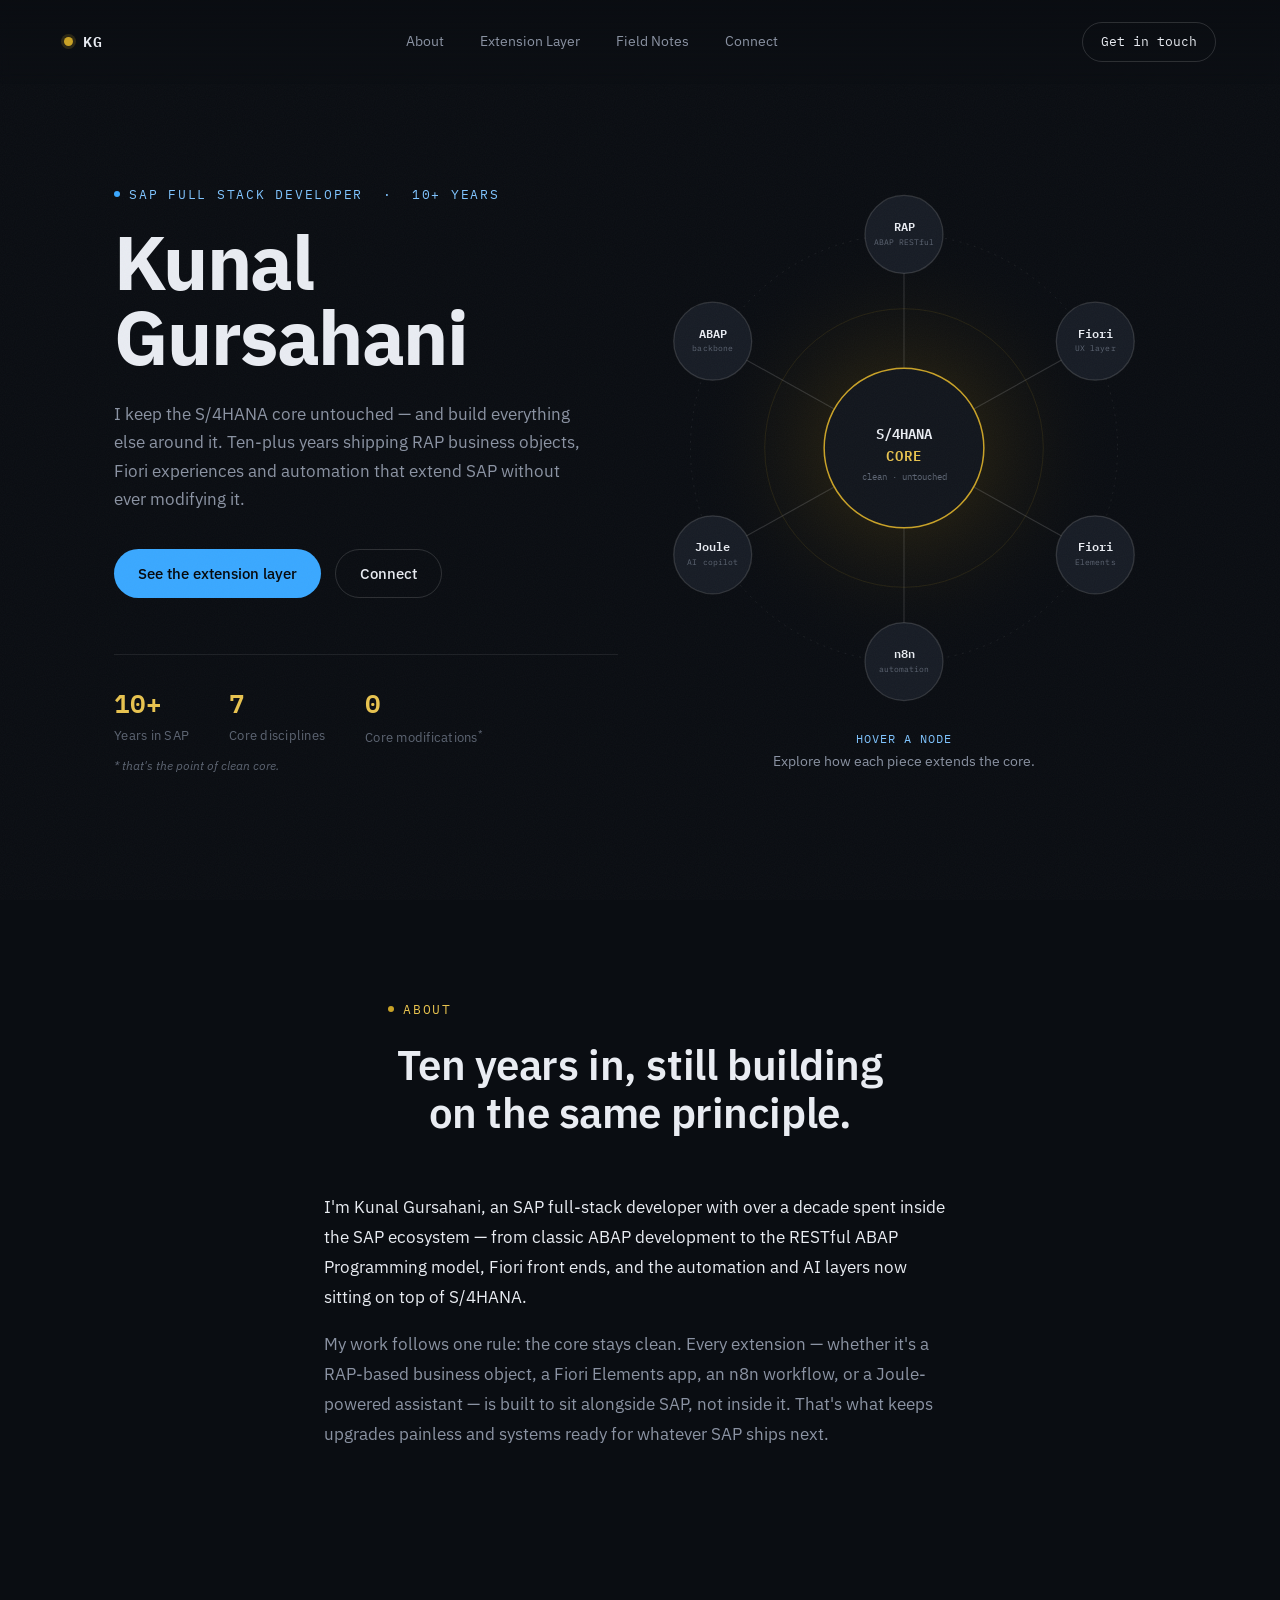
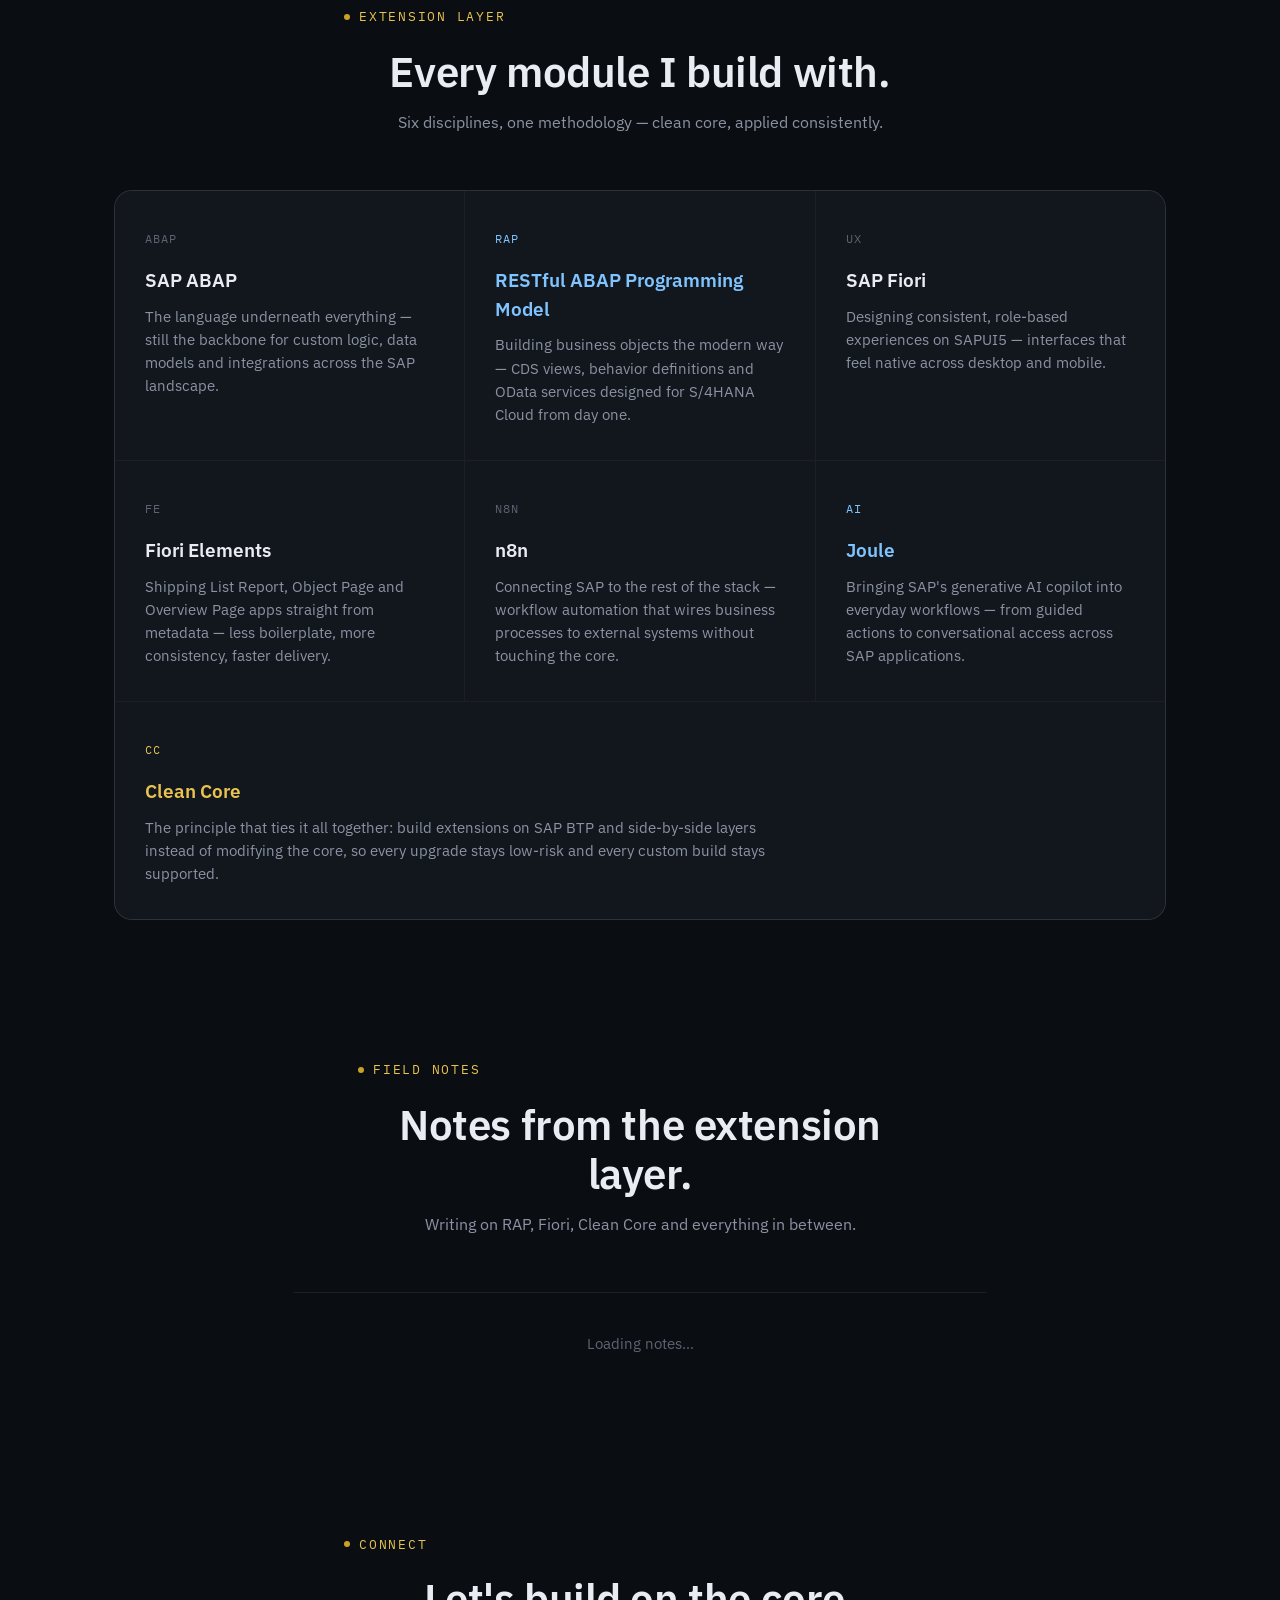
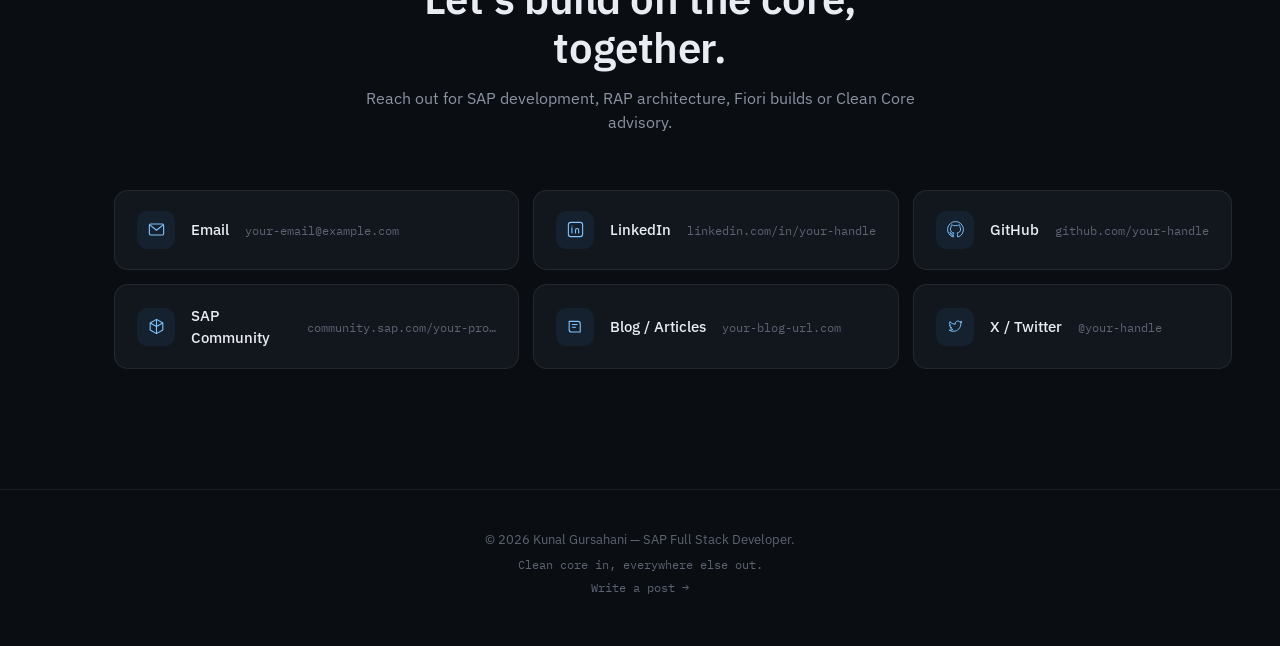
<file: index.html>
<!DOCTYPE html>
<html lang="en">
<head>
<meta charset="UTF-8" />
<meta name="viewport" content="width=device-width, initial-scale=1.0" />
<title>Kunal Gursahani — SAP Full Stack Developer</title>
<meta name="description" content="Kunal Gursahani — SAP Full Stack Developer with 10+ years building on ABAP, RAP, Fiori, Fiori Elements, N8N, Joule and Clean Core extensibility." />
<link rel="preconnect" href="https://fonts.googleapis.com">
<link rel="preconnect" href="https://fonts.gstatic.com" crossorigin>
<link href="https://fonts.googleapis.com/css2?family=IBM+Plex+Mono:wght@400;500;600&family=IBM+Plex+Sans:wght@300;400;500;600;700&display=swap" rel="stylesheet">
<link rel="stylesheet" href="styles.css" />
</head>
<body>

<div class="grain"></div>

<header class="nav" id="nav">
  <a href="#top" class="nav-mark" aria-label="Kunal Gursahani, home">
    <span class="mark-core"></span>
    <span class="mark-text">KG</span>
  </a>
  <nav class="nav-links" aria-label="Primary">
    <a href="#about">About</a>
    <a href="#expertise">Extension Layer</a>
    <a href="#blog">Field Notes</a>
    <a href="#connect">Connect</a>
  </nav>
  <a href="#connect" class="nav-cta">Get in touch</a>
</header>

<main id="top">

  <!-- ============ HERO ============ -->
  <section class="hero" id="hero">
    <div class="hero-text">
      <p class="eyebrow"><span class="eyebrow-dot"></span> SAP FULL STACK DEVELOPER &nbsp;·&nbsp; 10+ YEARS</p>
      <h1 class="hero-title">
        Kunal<br/>
        Gursahani
      </h1>
      <p class="hero-sub">
        I keep the S/4HANA core untouched — and build everything else around it.
        Ten-plus years shipping RAP business objects, Fiori experiences and
        automation that extend SAP without ever modifying it.
      </p>
      <div class="hero-actions">
        <a href="#expertise" class="btn btn-primary">See the extension layer</a>
        <a href="#connect" class="btn btn-ghost">Connect</a>
      </div>
      <div class="hero-stats">
        <div class="stat">
          <span class="stat-num">10+</span>
          <span class="stat-label">Years in SAP</span>
        </div>
        <div class="stat">
          <span class="stat-num">7</span>
          <span class="stat-label">Core disciplines</span>
        </div>
        <div class="stat">
          <span class="stat-num">0</span>
          <span class="stat-label">Core modifications<sup>*</sup></span>
        </div>
      </div>
      <p class="hero-footnote">* that's the point of clean core.</p>
    </div>

    <div class="hero-diagram" aria-hidden="false">
      <svg class="orbit-svg" viewBox="0 0 560 560" xmlns="http://www.w3.org/2000/svg" role="img" aria-label="Diagram showing the S/4HANA core surrounded by extension modules: RAP, Fiori, Fiori Elements, ABAP, N8N and Joule">
        <defs>
          <radialGradient id="coreGlow" cx="50%" cy="50%" r="50%">
            <stop offset="0%" stop-color="#3a2f10" />
            <stop offset="100%" stop-color="#0A0D12" stop-opacity="0" />
          </radialGradient>
        </defs>

        <circle cx="280" cy="280" r="230" class="ring ring-outer" />
        <circle cx="280" cy="280" r="150" class="ring ring-inner" />
        <circle cx="280" cy="280" r="230" fill="url(#coreGlow)" />

        <!-- connector lines drawn first, under nodes -->
        <g class="connectors">
          <line x1="280" y1="280" x2="280" y2="50"  class="connector" data-node="rap"/>
          <line x1="280" y1="280" x2="486" y2="165" class="connector" data-node="fiori"/>
          <line x1="280" y1="280" x2="486" y2="395" class="connector" data-node="fioriel"/>
          <line x1="280" y1="280" x2="280" y2="510" class="connector" data-node="n8n"/>
          <line x1="280" y1="280" x2="74"  y2="395" class="connector" data-node="joule"/>
          <line x1="280" y1="280" x2="74"  y2="165" class="connector" data-node="abap"/>
        </g>

        <!-- core -->
        <g class="core-node">
          <circle cx="280" cy="280" r="86" class="core-circle" />
          <text x="280" y="270" class="core-label-1">S/4HANA</text>
          <text x="280" y="294" class="core-label-2">CORE</text>
          <text x="280" y="314" class="core-label-3">clean · untouched</text>
        </g>

        <!-- extension nodes -->
        <g class="node" data-node="rap" tabindex="0">
          <circle cx="280" cy="50" r="42" class="node-circle" />
          <text x="280" y="46" class="node-label">RAP</text>
          <text x="280" y="61" class="node-sub">ABAP RESTful</text>
        </g>

        <g class="node" data-node="fiori" tabindex="0">
          <circle cx="486" cy="165" r="42" class="node-circle" />
          <text x="486" y="161" class="node-label">Fiori</text>
          <text x="486" y="176" class="node-sub">UX layer</text>
        </g>

        <g class="node" data-node="fioriel" tabindex="0">
          <circle cx="486" cy="395" r="42" class="node-circle" />
          <text x="486" y="391" class="node-label">Fiori</text>
          <text x="486" y="406" class="node-sub">Elements</text>
        </g>

        <g class="node" data-node="n8n" tabindex="0">
          <circle cx="280" cy="510" r="42" class="node-circle" />
          <text x="280" y="506" class="node-label">n8n</text>
          <text x="280" y="521" class="node-sub">automation</text>
        </g>

        <g class="node" data-node="joule" tabindex="0">
          <circle cx="74" cy="395" r="42" class="node-circle" />
          <text x="74" y="391" class="node-label">Joule</text>
          <text x="74" y="406" class="node-sub">AI copilot</text>
        </g>

        <g class="node" data-node="abap" tabindex="0">
          <circle cx="74" cy="165" r="42" class="node-circle" />
          <text x="74" y="161" class="node-label">ABAP</text>
          <text x="74" y="176" class="node-sub">backbone</text>
        </g>
      </svg>

      <div class="orbit-caption" id="orbitCaption">
        <span class="orbit-caption-label">Hover a node</span>
        <span class="orbit-caption-text">Explore how each piece extends the core.</span>
      </div>
    </div>
  </section>

  <!-- ============ ABOUT ============ -->
  <section class="about" id="about">
    <div class="section-head">
      <p class="eyebrow eyebrow-alt"><span class="eyebrow-dot"></span> ABOUT</p>
      <h2 class="section-title">Ten years in, still building on the same principle.</h2>
    </div>
    <div class="about-body">
      <p>
        I'm Kunal Gursahani, an SAP full-stack developer with over a decade
        spent inside the SAP ecosystem — from classic ABAP development to
        the RESTful ABAP Programming model, Fiori front ends, and the
        automation and AI layers now sitting on top of S/4HANA.
      </p>
      <p>
        My work follows one rule: the core stays clean. Every extension —
        whether it's a RAP-based business object, a Fiori Elements app,
        an n8n workflow, or a Joule-powered assistant — is built to sit
        alongside SAP, not inside it. That's what keeps upgrades painless
        and systems ready for whatever SAP ships next.
      </p>
    </div>
  </section>

  <!-- ============ EXPERTISE ============ -->
  <section class="expertise" id="expertise">
    <div class="section-head">
      <p class="eyebrow eyebrow-alt"><span class="eyebrow-dot"></span> EXTENSION LAYER</p>
      <h2 class="section-title">Every module I build with.</h2>
      <p class="section-sub">Six disciplines, one methodology — clean core, applied consistently.</p>
    </div>

    <div class="skills-grid">

      <article class="skill-card">
        <span class="skill-index">ABAP</span>
        <h3>SAP ABAP</h3>
        <p>The language underneath everything — still the backbone for
          custom logic, data models and integrations across the SAP landscape.</p>
      </article>

      <article class="skill-card skill-card-accent">
        <span class="skill-index">RAP</span>
        <h3>RESTful ABAP Programming Model</h3>
        <p>Building business objects the modern way — CDS views, behavior
          definitions and OData services designed for S/4HANA Cloud from day one.</p>
      </article>

      <article class="skill-card">
        <span class="skill-index">UX</span>
        <h3>SAP Fiori</h3>
        <p>Designing consistent, role-based experiences on SAPUI5 — interfaces
          that feel native across desktop and mobile.</p>
      </article>

      <article class="skill-card">
        <span class="skill-index">FE</span>
        <h3>Fiori Elements</h3>
        <p>Shipping List Report, Object Page and Overview Page apps straight
          from metadata — less boilerplate, more consistency, faster delivery.</p>
      </article>

      <article class="skill-card">
        <span class="skill-index">N8N</span>
        <h3>n8n</h3>
        <p>Connecting SAP to the rest of the stack — workflow automation that
          wires business processes to external systems without touching the core.</p>
      </article>

      <article class="skill-card skill-card-accent">
        <span class="skill-index">AI</span>
        <h3>Joule</h3>
        <p>Bringing SAP's generative AI copilot into everyday workflows —
          from guided actions to conversational access across SAP applications.</p>
      </article>

      <article class="skill-card skill-card-wide">
        <span class="skill-index">CC</span>
        <h3>Clean Core</h3>
        <p>The principle that ties it all together: build extensions on SAP
          BTP and side-by-side layers instead of modifying the core, so every
          upgrade stays low-risk and every custom build stays supported.</p>
      </article>

    </div>
  </section>

  <!-- ============ FIELD NOTES / BLOG ============ -->
  <section class="blog" id="blog">
    <div class="section-head">
      <p class="eyebrow eyebrow-alt"><span class="eyebrow-dot"></span> FIELD NOTES</p>
      <h2 class="section-title">Notes from the extension layer.</h2>
      <p class="section-sub">Writing on RAP, Fiori, Clean Core and everything in between.</p>
    </div>

    <!--
      Posts are pulled live from Firestore by blog-feed.js — nothing to edit here.
      To publish, set up Supabase (see README.md) then go to /admin.html and sign in.
    -->
    <div class="blog-feed" id="blogFeed">
      <p class="blog-empty">Loading notes…</p>
    </div>
  </section>

  <!-- ============ CONNECT ============ -->
  <section class="connect" id="connect">
    <div class="section-head">
      <p class="eyebrow eyebrow-alt"><span class="eyebrow-dot"></span> CONNECT</p>
      <h2 class="section-title">Let's build on the core, together.</h2>
      <p class="section-sub">Reach out for SAP development, RAP architecture, Fiori builds or Clean Core advisory.</p>
    </div>

    <!--
      >>> EDIT ME: replace the href="#" placeholders below with your real profile links.
      Each <a> also has a data-label you can leave as-is; only the href needs updating.
    -->
    <div class="connect-grid">

      <a href="#" class="connect-card" data-label="email">
        <span class="connect-icon">
          <svg viewBox="0 0 24 24" fill="none"><path d="M3 6.5C3 5.67 3.67 5 4.5 5h15c.83 0 1.5.67 1.5 1.5v11c0 .83-.67 1.5-1.5 1.5h-15A1.5 1.5 0 0 1 3 17.5v-11Z" stroke="currentColor" stroke-width="1.4"/><path d="M4 6.5 12 13l8-6.5" stroke="currentColor" stroke-width="1.4" stroke-linecap="round" stroke-linejoin="round"/></svg>
        </span>
        <span class="connect-name">Email</span>
        <span class="connect-value">your-email@example.com</span>
      </a>

      <a href="#" class="connect-card" data-label="linkedin">
        <span class="connect-icon">
          <svg viewBox="0 0 24 24" fill="none"><rect x="3" y="3" width="18" height="18" rx="3" stroke="currentColor" stroke-width="1.4"/><path d="M7.5 10v6.5M7.5 7.6v.01M12 16.5V13c0-1.4 1-2.3 2.2-2.3 1.2 0 1.8.9 1.8 2.3v3.5" stroke="currentColor" stroke-width="1.4" stroke-linecap="round"/></svg>
        </span>
        <span class="connect-name">LinkedIn</span>
        <span class="connect-value">linkedin.com/in/your-handle</span>
      </a>

      <a href="#" class="connect-card" data-label="github">
        <span class="connect-icon">
          <svg viewBox="0 0 24 24" fill="none"><path d="M12 2a10 10 0 0 0-3.16 19.49c.5.1.68-.22.68-.48v-1.7c-2.78.6-3.37-1.34-3.37-1.34-.46-1.16-1.11-1.47-1.11-1.47-.9-.62.07-.6.07-.6 1 .07 1.53 1.03 1.53 1.03.9 1.53 2.36 1.09 2.93.83.09-.65.35-1.09.63-1.34-2.22-.25-4.56-1.11-4.56-4.94 0-1.09.39-1.98 1.03-2.68-.1-.25-.45-1.27.1-2.65 0 0 .84-.27 2.75 1.02a9.6 9.6 0 0 1 5 0c1.91-1.3 2.75-1.02 2.75-1.02.55 1.38.2 2.4.1 2.65.64.7 1.03 1.59 1.03 2.68 0 3.84-2.35 4.68-4.58 4.93.36.31.68.92.68 1.85v2.74c0 .26.18.58.69.48A10 10 0 0 0 12 2Z" stroke="currentColor" stroke-width="1.2" stroke-linejoin="round"/></svg>
        </span>
        <span class="connect-name">GitHub</span>
        <span class="connect-value">github.com/your-handle</span>
      </a>

      <a href="#" class="connect-card" data-label="sap-community">
        <span class="connect-icon">
          <svg viewBox="0 0 24 24" fill="none"><path d="M12 3 4 7.5v9L12 21l8-4.5v-9L12 3Z" stroke="currentColor" stroke-width="1.4" stroke-linejoin="round"/><path d="M12 3v18M4 7.5l8 4.5 8-4.5" stroke="currentColor" stroke-width="1.4" stroke-linejoin="round"/></svg>
        </span>
        <span class="connect-name">SAP Community</span>
        <span class="connect-value">community.sap.com/your-profile</span>
      </a>

      <a href="#" class="connect-card" data-label="blog">
        <span class="connect-icon">
          <svg viewBox="0 0 24 24" fill="none"><path d="M4 5.5h11a3 3 0 0 1 3 3V19H7a3 3 0 0 1-3-3V5.5Z" stroke="currentColor" stroke-width="1.4" stroke-linejoin="round"/><path d="M8 9.5h6M8 13h4" stroke="currentColor" stroke-width="1.4" stroke-linecap="round"/></svg>
        </span>
        <span class="connect-name">Blog / Articles</span>
        <span class="connect-value">your-blog-url.com</span>
      </a>

      <a href="#" class="connect-card" data-label="twitter">
        <span class="connect-icon">
          <svg viewBox="0 0 24 24" fill="none"><path d="M20 6.6c-.6.28-1.25.47-1.93.56a3.4 3.4 0 0 0 1.48-1.87 6.7 6.7 0 0 1-2.14.82 3.36 3.36 0 0 0-5.72 3.07A9.55 9.55 0 0 1 4.86 5.9a3.36 3.36 0 0 0 1.04 4.49 3.3 3.3 0 0 1-1.52-.42v.04a3.37 3.37 0 0 0 2.7 3.3 3.4 3.4 0 0 1-1.51.06 3.37 3.37 0 0 0 3.14 2.34A6.76 6.76 0 0 1 4 16.6a9.53 9.53 0 0 0 5.16 1.51c6.2 0 9.59-5.14 9.59-9.59v-.44A6.8 6.8 0 0 0 20 6.6Z" stroke="currentColor" stroke-width="1.2" stroke-linejoin="round"/></svg>
        </span>
        <span class="connect-name">X / Twitter</span>
        <span class="connect-value">@your-handle</span>
      </a>

    </div>
  </section>

</main>

<footer class="footer">
  <p>© <span id="year"></span> Kunal Gursahani — SAP Full Stack Developer.</p>
  <p class="footer-sub">Clean core in, everywhere else out.</p>
  <p class="footer-sub"><a href="admin.html" style="color:var(--text-faint);">Write a post →</a></p>
</footer>

<script src="script.js"></script>
<script type="module" src="blog-feed.js"></script>
</body>
</html>
</file>
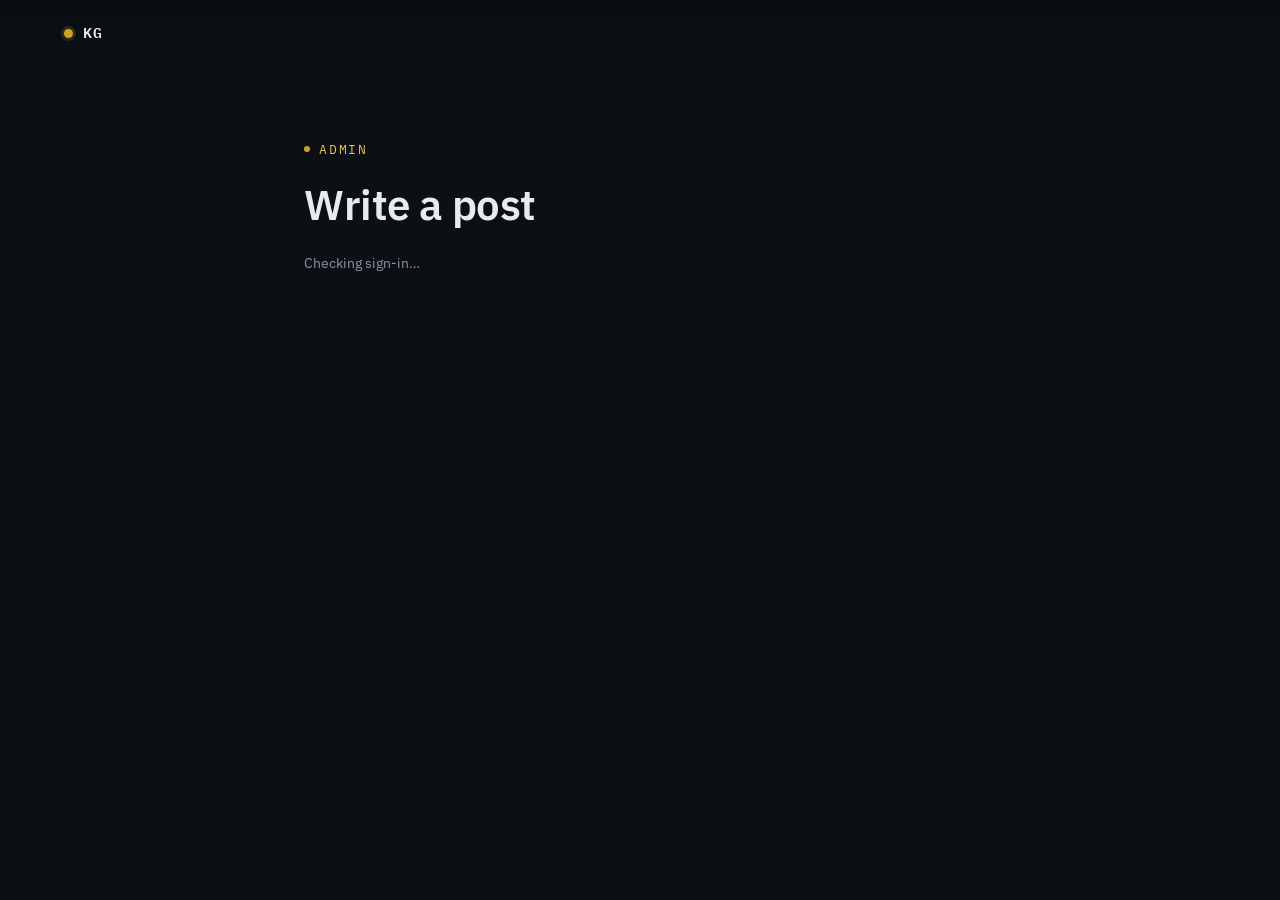
<file: admin.html>
<!DOCTYPE html>
<html lang="en">
<head>
<meta charset="UTF-8" />
<meta name="viewport" content="width=device-width, initial-scale=1.0" />
<title>Write a post — Kunal Gursahani</title>
<link rel="preconnect" href="https://fonts.googleapis.com">
<link rel="preconnect" href="https://fonts.gstatic.com" crossorigin>
<link href="https://fonts.googleapis.com/css2?family=IBM+Plex+Mono:wght@400;500;600&family=IBM+Plex+Sans:wght@300;400;500;600;700&display=swap" rel="stylesheet">
<link rel="stylesheet" href="styles.css" />
<style>
  .admin-wrap{ max-width: 720px; margin: 0 auto; padding: 140px 24px 80px; }
  .admin-card{
    background: var(--bg-panel); border: 1px solid var(--border);
    border-radius: 16px; padding: 30px; margin-bottom: 22px;
  }
  .admin-card input, .admin-card textarea{
    width: 100%; background: var(--bg-panel-2); border: 1px solid var(--border-strong);
    border-radius: 10px; color: var(--text-primary); padding: 12px 14px;
    font-family: var(--font-body); font-size: 14px; margin-bottom: 14px;
  }
  .admin-card textarea{ min-height: 90px; resize: vertical; }
  .admin-post-row{
    display: flex; justify-content: space-between; align-items: center;
    gap: 12px; padding: 13px 0; border-bottom: 1px solid var(--border);
  }
  .admin-post-row:last-child{ border-bottom: none; }
  .btn-danger{
    border: 1px solid rgba(255,90,90,0.4); color: #ff8a8a;
    padding: 6px 14px; border-radius: 100px; font-size: 12.5px; background: none;
    font-family: var(--font-body); cursor: pointer;
  }
  .btn-danger:hover{ background: rgba(255,90,90,0.1); }
  #authStatus{ margin-bottom: 20px; color: var(--text-muted); font-size: 14px; }
  #publishBtn, #signInBtn{ border: none; cursor: pointer; font-family: var(--font-body); }
</style>
</head>
<body>

<div class="grain"></div>

<header class="nav">
  <a href="index.html" class="nav-mark">
    <span class="mark-core"></span>
    <span class="mark-text">KG</span>
  </a>
  <span class="nav-cta" id="signOutBtn" style="cursor:pointer; display:none;">Sign out</span>
</header>

<main class="admin-wrap">
  <p class="eyebrow eyebrow-alt"><span class="eyebrow-dot"></span> ADMIN</p>
  <h1 class="section-title" style="margin-bottom:24px;">Write a post</h1>

  <p id="authStatus">Checking sign-in…</p>

  <div id="signInBox" class="admin-card" style="display:none; text-align:center;">
    <p style="margin-bottom:18px; color:var(--text-muted);">Sign in with your Google account to publish.</p>
    <button id="signInBtn" class="btn btn-primary">Sign in with Google</button>
  </div>

  <div id="composer" class="admin-card" style="display:none;">
    <input id="postTitle" placeholder="Title" />
    <input id="postTag" placeholder="Tag (e.g. RAP, Fiori, Clean Core)" />
    <input id="postUrl" placeholder="Link to the full post (Medium, LinkedIn article, your blog…)" />
    <textarea id="postExcerpt" placeholder="Short excerpt — one or two lines"></textarea>
    <button id="publishBtn" class="btn btn-primary">Publish</button>
    <span id="publishMsg" style="margin-left:12px; font-size:13px; color:var(--text-faint);"></span>
  </div>

  <div id="postsList" class="admin-card" style="display:none;">
    <h3 style="margin-bottom:16px; font-family:var(--font-display); font-size:17px;">Published posts</h3>
    <div id="postsListInner"></div>
  </div>
</main>

<script type="module" src="admin.js"></script>
</body>
</html>
</file>
<file: styles.css>
/* ============================================================
   TOKENS
   ============================================================ */
:root{
  --bg:            #0A0D12;
  --bg-panel:      #12161D;
  --bg-panel-2:    #171C25;
  --border:        rgba(255,255,255,0.08);
  --border-strong: rgba(255,255,255,0.14);

  --core-gold:      #C9A227;
  --core-gold-hi:   #E8C34F;
  --ext-blue:       #3AA8FF;
  --ext-blue-hi:    #7FC4FF;

  --text-primary:  #E9ECF2;
  --text-muted:    #8B93A3;
  --text-faint:    #5C6472;

  --font-display: 'IBM Plex Sans', sans-serif;
  --font-body:    'IBM Plex Sans', sans-serif;
  --font-mono:    'IBM Plex Mono', monospace;

  --container: 1180px;
}

*{ box-sizing: border-box; margin: 0; padding: 0; }

html{ scroll-behavior: smooth; }

body{
  background: var(--bg);
  color: var(--text-primary);
  font-family: var(--font-body);
  line-height: 1.5;
  -webkit-font-smoothing: antialiased;
  overflow-x: hidden;
}

a{ color: inherit; text-decoration: none; }
ul{ list-style: none; }
svg{ display:block; }

::selection{ background: var(--ext-blue); color: #05070A; }

:focus-visible{
  outline: 2px solid var(--ext-blue-hi);
  outline-offset: 3px;
}

/* faint grain overlay for texture */
.grain{
  position: fixed;
  inset: 0;
  pointer-events: none;
  z-index: 5;
  opacity: 0.035;
  background-image: url("data:image/svg+xml,%3Csvg xmlns='http://www.w3.org/2000/svg' width='120' height='120'%3E%3Cfilter id='n'%3E%3CfeTurbulence type='fractalNoise' baseFrequency='0.9' numOctaves='2' stitchTiles='stitch'/%3E%3C/filter%3E%3Crect width='100%25' height='100%25' filter='url(%23n)'/%3E%3C/svg%3E");
}

/* ============================================================
   NAV
   ============================================================ */
.nav{
  position: fixed;
  top: 0; left: 0; right: 0;
  z-index: 40;
  display: flex;
  align-items: center;
  justify-content: space-between;
  padding: 22px clamp(20px, 5vw, 64px);
  background: linear-gradient(to bottom, rgba(10,13,18,0.92), rgba(10,13,18,0));
  backdrop-filter: blur(6px);
}

.nav-mark{
  display: flex;
  align-items: center;
  gap: 10px;
  font-family: var(--font-mono);
  font-weight: 600;
  letter-spacing: 0.06em;
  font-size: 15px;
}
.mark-core{
  width: 9px; height: 9px;
  border-radius: 50%;
  background: var(--core-gold);
  box-shadow: 0 0 0 3px rgba(201,162,39,0.18);
}

.nav-links{
  display: flex;
  gap: 36px;
  font-size: 14px;
  color: var(--text-muted);
}
.nav-links a{ transition: color .2s ease; }
.nav-links a:hover{ color: var(--text-primary); }

.nav-cta{
  font-size: 13px;
  font-family: var(--font-mono);
  padding: 9px 18px;
  border: 1px solid var(--border-strong);
  border-radius: 100px;
  transition: border-color .2s ease, background .2s ease;
}
.nav-cta:hover{
  border-color: var(--ext-blue);
  background: rgba(58,168,255,0.08);
}

@media (max-width: 720px){
  .nav-links{ display: none; }
}

/* ============================================================
   SHARED
   ============================================================ */
.eyebrow{
  font-family: var(--font-mono);
  font-size: 12.5px;
  letter-spacing: 0.14em;
  color: var(--ext-blue-hi);
  display: flex;
  align-items: center;
  gap: 9px;
  margin-bottom: 22px;
}
.eyebrow-dot{
  width: 6px; height: 6px;
  border-radius: 50%;
  background: var(--ext-blue);
}
.eyebrow-alt{ color: var(--core-gold-hi); }
.eyebrow-alt .eyebrow-dot{ background: var(--core-gold); }

.section-head{
  max-width: 720px;
  margin: 0 auto 56px;
  padding: 0 clamp(20px, 5vw, 64px);
  text-align: center;
}
.section-title{
  font-family: var(--font-display);
  font-weight: 600;
  font-size: clamp(28px, 3.6vw, 42px);
  letter-spacing: -0.01em;
  line-height: 1.15;
}
.section-sub{
  margin-top: 14px;
  color: var(--text-muted);
  font-size: 16px;
}

.btn{
  display: inline-flex;
  align-items: center;
  gap: 8px;
  font-size: 14.5px;
  font-weight: 500;
  padding: 13px 24px;
  border-radius: 100px;
  transition: transform .18s ease, background .2s ease, border-color .2s ease;
}
.btn:hover{ transform: translateY(-1px); }
.btn-primary{
  background: var(--ext-blue);
  color: #05070A;
}
.btn-primary:hover{ background: var(--ext-blue-hi); }
.btn-ghost{
  border: 1px solid var(--border-strong);
  color: var(--text-primary);
}
.btn-ghost:hover{ border-color: var(--ext-blue); }

/* ============================================================
   HERO
   ============================================================ */
.hero{
  min-height: 100vh;
  display: grid;
  grid-template-columns: minmax(320px, 560px) minmax(340px, 620px);
  align-items: center;
  gap: 24px;
  max-width: var(--container);
  margin: 0 auto;
  padding: 140px clamp(20px, 5vw, 64px) 80px;
}

.eyebrow-dot{ animation: pulse 2.4s ease-in-out infinite; }
@keyframes pulse{
  0%,100%{ opacity: 1; }
  50%{ opacity: .35; }
}

.hero-title{
  font-family: var(--font-display);
  font-weight: 700;
  font-size: clamp(44px, 7vw, 76px);
  line-height: 0.98;
  letter-spacing: -0.02em;
}

.hero-sub{
  margin-top: 26px;
  max-width: 480px;
  font-size: 17px;
  color: var(--text-muted);
  line-height: 1.65;
}

.hero-actions{
  display: flex;
  gap: 14px;
  margin-top: 36px;
  flex-wrap: wrap;
}

.hero-stats{
  display: flex;
  gap: 40px;
  margin-top: 56px;
  padding-top: 28px;
  border-top: 1px solid var(--border);
}
.stat{ display: flex; flex-direction: column; gap: 4px; }
.stat-num{
  font-family: var(--font-mono);
  font-size: 26px;
  font-weight: 600;
  color: var(--core-gold-hi);
}
.stat-label{
  font-size: 12.5px;
  color: var(--text-faint);
  letter-spacing: 0.02em;
}
.hero-footnote{
  margin-top: 10px;
  font-size: 12px;
  color: var(--text-faint);
  font-style: italic;
}

/* --- orbit diagram --- */
.hero-diagram{
  position: relative;
  display: flex;
  flex-direction: column;
  align-items: center;
  justify-content: center;
}
.orbit-svg{
  width: min(100%, 520px);
  height: auto;
  overflow: visible;
}

.ring{
  fill: none;
  stroke: var(--border);
}
.ring-outer{ stroke-dasharray: 2 6; }
.ring-inner{ stroke: rgba(201,162,39,0.18); }

@media (prefers-reduced-motion: no-preference){
  .ring-outer{
    transform-origin: 280px 280px;
    animation: spin 90s linear infinite;
  }
}
@keyframes spin{ to{ transform: rotate(360deg); } }

.connector{
  stroke: var(--border-strong);
  stroke-width: 1.2;
  transition: stroke .25s ease, stroke-width .25s ease;
}

.core-circle{
  fill: var(--bg-panel);
  stroke: var(--core-gold);
  stroke-width: 1.6;
}
.core-label-1{
  font-family: var(--font-mono);
  font-size: 15px;
  font-weight: 600;
  fill: var(--text-primary);
  text-anchor: middle;
}
.core-label-2{
  font-family: var(--font-mono);
  font-size: 15px;
  font-weight: 600;
  letter-spacing: 0.06em;
  fill: var(--core-gold-hi);
  text-anchor: middle;
}
.core-label-3{
  font-family: var(--font-mono);
  font-size: 10px;
  fill: var(--text-faint);
  text-anchor: middle;
}

.node{ cursor: pointer; }
.node-circle{
  fill: var(--bg-panel-2);
  stroke: var(--border-strong);
  stroke-width: 1.4;
  transition: stroke .25s ease, fill .25s ease, filter .25s ease;
}
.node-label{
  font-family: var(--font-mono);
  font-size: 13px;
  font-weight: 600;
  fill: var(--text-primary);
  text-anchor: middle;
  pointer-events: none;
}
.node-sub{
  font-family: var(--font-mono);
  font-size: 8.5px;
  fill: var(--text-faint);
  text-anchor: middle;
  pointer-events: none;
  letter-spacing: 0.01em;
}

.node:hover .node-circle,
.node:focus-visible .node-circle{
  stroke: var(--ext-blue);
  fill: rgba(58,168,255,0.12);
  filter: drop-shadow(0 0 10px rgba(58,168,255,0.35));
}
.node:hover .node-sub,
.node:focus-visible .node-sub{ fill: var(--ext-blue-hi); }

.orbit-caption{
  margin-top: 22px;
  text-align: center;
  min-height: 40px;
}
.orbit-caption-label{
  display: block;
  font-family: var(--font-mono);
  font-size: 11.5px;
  letter-spacing: 0.08em;
  color: var(--ext-blue-hi);
  text-transform: uppercase;
}
.orbit-caption-text{
  display: block;
  margin-top: 4px;
  font-size: 14px;
  color: var(--text-muted);
}

@media (max-width: 980px){
  .hero{
    grid-template-columns: 1fr;
    padding-top: 120px;
    text-align: center;
  }
  .hero-sub{ margin-inline: auto; }
  .hero-actions{ justify-content: center; }
  .hero-stats{ justify-content: center; }
  .hero-diagram{ margin-top: 40px; }
}

/* ============================================================
   ABOUT
   ============================================================ */
.about{
  max-width: 760px;
  margin: 0 auto;
  padding: 100px clamp(20px, 5vw, 64px);
}
.about-body p{
  font-size: 17px;
  color: var(--text-muted);
  line-height: 1.75;
  margin-bottom: 18px;
}
.about-body p:first-child{ color: var(--text-primary); }

/* ============================================================
   EXPERTISE / SKILLS
   ============================================================ */
.expertise{
  padding: 40px clamp(20px, 5vw, 64px) 120px;
  max-width: var(--container);
  margin: 0 auto;
}

.skills-grid{
  display: grid;
  grid-template-columns: repeat(3, 1fr);
  gap: 1px;
  background: var(--border);
  border: 1px solid var(--border);
  border-radius: 18px;
  overflow: hidden;
}

.skill-card{
  background: var(--bg-panel);
  padding: 34px 30px;
  transition: background .25s ease;
  position: relative;
}
.skill-card:hover{ background: var(--bg-panel-2); }

.skill-index{
  font-family: var(--font-mono);
  font-size: 12px;
  letter-spacing: 0.08em;
  color: var(--text-faint);
  display: inline-block;
  margin-bottom: 18px;
}
.skill-card h3{
  font-family: var(--font-display);
  font-size: 19px;
  font-weight: 600;
  margin-bottom: 10px;
}
.skill-card p{
  font-size: 14.5px;
  color: var(--text-muted);
  line-height: 1.6;
}

.skill-card-accent .skill-index{ color: var(--ext-blue-hi); }
.skill-card-accent h3{ color: var(--ext-blue-hi); }

.skill-card-wide{ grid-column: span 3; }
.skill-card-wide .skill-index{ color: var(--core-gold-hi); }
.skill-card-wide h3{ color: var(--core-gold-hi); }
.skill-card-wide p{ max-width: 640px; }

@media (max-width: 900px){
  .skills-grid{ grid-template-columns: repeat(2, 1fr); }
  .skill-card-wide{ grid-column: span 2; }
}
@media (max-width: 600px){
  .skills-grid{ grid-template-columns: 1fr; }
  .skill-card-wide{ grid-column: span 1; }
}

/* ============================================================
   FIELD NOTES / BLOG
   ============================================================ */
.blog{
  padding: 20px clamp(20px, 5vw, 64px) 120px;
  max-width: 820px;
  margin: 0 auto;
}

.blog-feed{
  display: flex;
  flex-direction: column;
  border-top: 1px solid var(--border);
}

.blog-post{
  display: grid;
  grid-template-columns: 100px 1fr auto;
  align-items: baseline;
  gap: 24px;
  padding: 26px 4px;
  border-bottom: 1px solid var(--border);
  transition: background .2s ease, padding-left .2s ease;
}
.blog-post:hover{
  background: var(--bg-panel);
  padding-left: 14px;
}

.blog-post-date{
  font-family: var(--font-mono);
  font-size: 12px;
  color: var(--text-faint);
  white-space: nowrap;
}

.blog-post-body h3{
  font-family: var(--font-display);
  font-size: 17px;
  font-weight: 600;
  margin-bottom: 6px;
}
.blog-post-body p{
  font-size: 14px;
  color: var(--text-muted);
  line-height: 1.55;
}
.blog-post-tag{
  display: inline-block;
  margin-top: 10px;
  font-family: var(--font-mono);
  font-size: 10.5px;
  letter-spacing: 0.06em;
  color: var(--ext-blue-hi);
  border: 1px solid rgba(58,168,255,0.3);
  border-radius: 100px;
  padding: 3px 10px;
}

.blog-post-arrow{
  font-family: var(--font-mono);
  font-size: 13px;
  color: var(--text-faint);
  transition: color .2s ease, transform .2s ease;
}
.blog-post:hover .blog-post-arrow{
  color: var(--ext-blue-hi);
  transform: translateX(3px);
}

.blog-empty{
  padding: 40px 4px;
  text-align: center;
  color: var(--text-faint);
  font-size: 14.5px;
}

@media (max-width: 600px){
  .blog-post{
    grid-template-columns: 1fr auto;
  }
  .blog-post-date{ grid-column: 1 / -1; order: -1; margin-bottom: 6px; }
}

/* ============================================================
   CONNECT
   ============================================================ */
.connect{
  padding: 20px clamp(20px, 5vw, 64px) 120px;
  max-width: var(--container);
  margin: 0 auto;
}

.connect-grid{
  display: grid;
  grid-template-columns: repeat(3, 1fr);
  gap: 14px;
}

.connect-card{
  display: flex;
  align-items: center;
  gap: 16px;
  padding: 20px 22px;
  border: 1px solid var(--border);
  border-radius: 14px;
  background: var(--bg-panel);
  transition: border-color .2s ease, transform .2s ease, background .2s ease;
}
.connect-card:hover{
  border-color: var(--ext-blue);
  background: var(--bg-panel-2);
  transform: translateY(-2px);
}

.connect-icon{
  width: 38px; height: 38px;
  flex: none;
  display: flex;
  align-items: center;
  justify-content: center;
  border-radius: 10px;
  background: rgba(58,168,255,0.08);
  color: var(--ext-blue-hi);
}
.connect-icon svg{ width: 19px; height: 19px; }

.connect-name{
  display: block;
  font-size: 14.5px;
  font-weight: 500;
}
.connect-value{
  display: block;
  font-family: var(--font-mono);
  font-size: 12px;
  color: var(--text-faint);
  margin-top: 2px;
  white-space: nowrap;
  overflow: hidden;
  text-overflow: ellipsis;
}
.connect-card{ flex-direction: row; }
.connect-card > .connect-name,
.connect-card > .connect-value{ min-width: 0; }
.connect-card{ align-items: center; }
.connect-card > div{ min-width: 0; }

@media (max-width: 900px){
  .connect-grid{ grid-template-columns: repeat(2, 1fr); }
}
@media (max-width: 560px){
  .connect-grid{ grid-template-columns: 1fr; }
}

/* ============================================================
   FOOTER
   ============================================================ */
.footer{
  text-align: center;
  padding: 40px 20px 50px;
  color: var(--text-faint);
  font-size: 13px;
  border-top: 1px solid var(--border);
}
.footer-sub{ margin-top: 6px; font-family: var(--font-mono); font-size: 11.5px; }

/* ============================================================
   SCROLL REVEAL
   ============================================================ */
@media (prefers-reduced-motion: no-preference){
  .reveal{
    opacity: 0;
    transform: translateY(16px);
    transition: opacity .7s ease, transform .7s ease;
  }
  .reveal.is-visible{
    opacity: 1;
    transform: translateY(0);
  }
}
</file>
